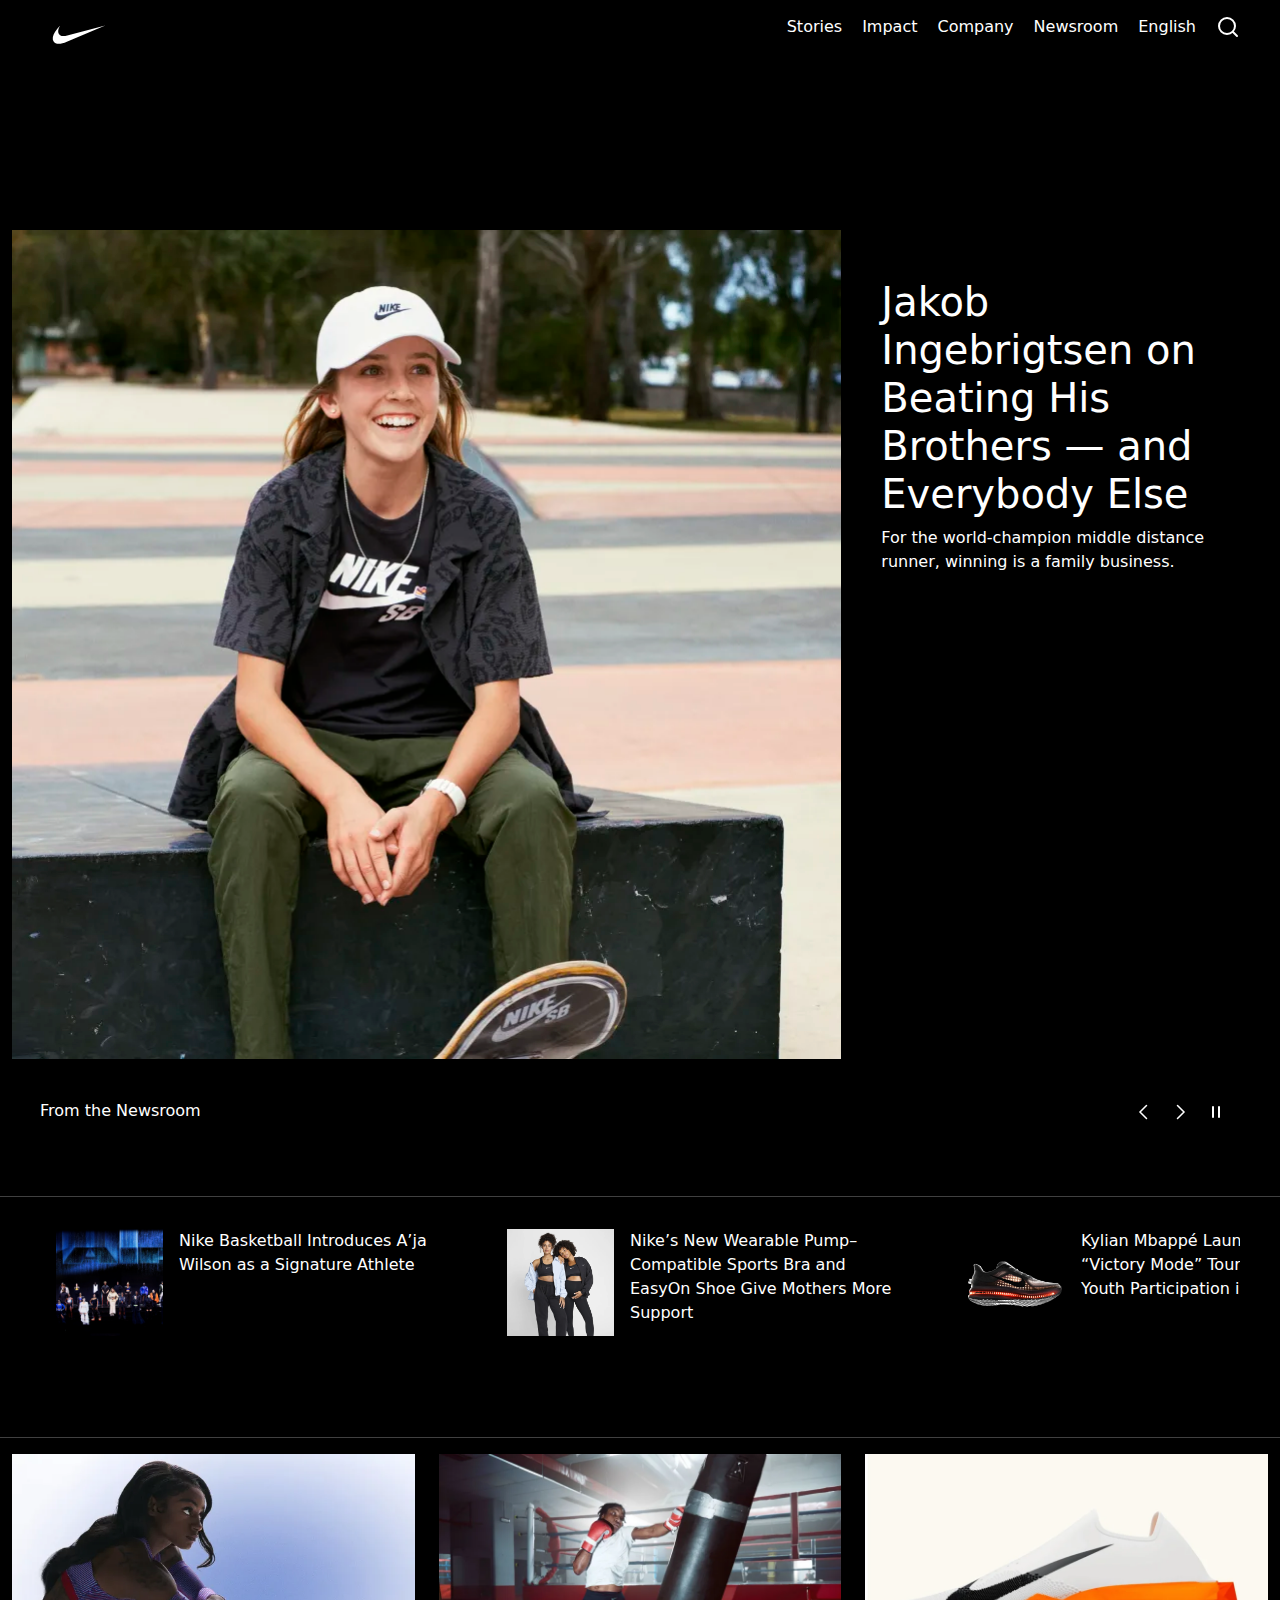
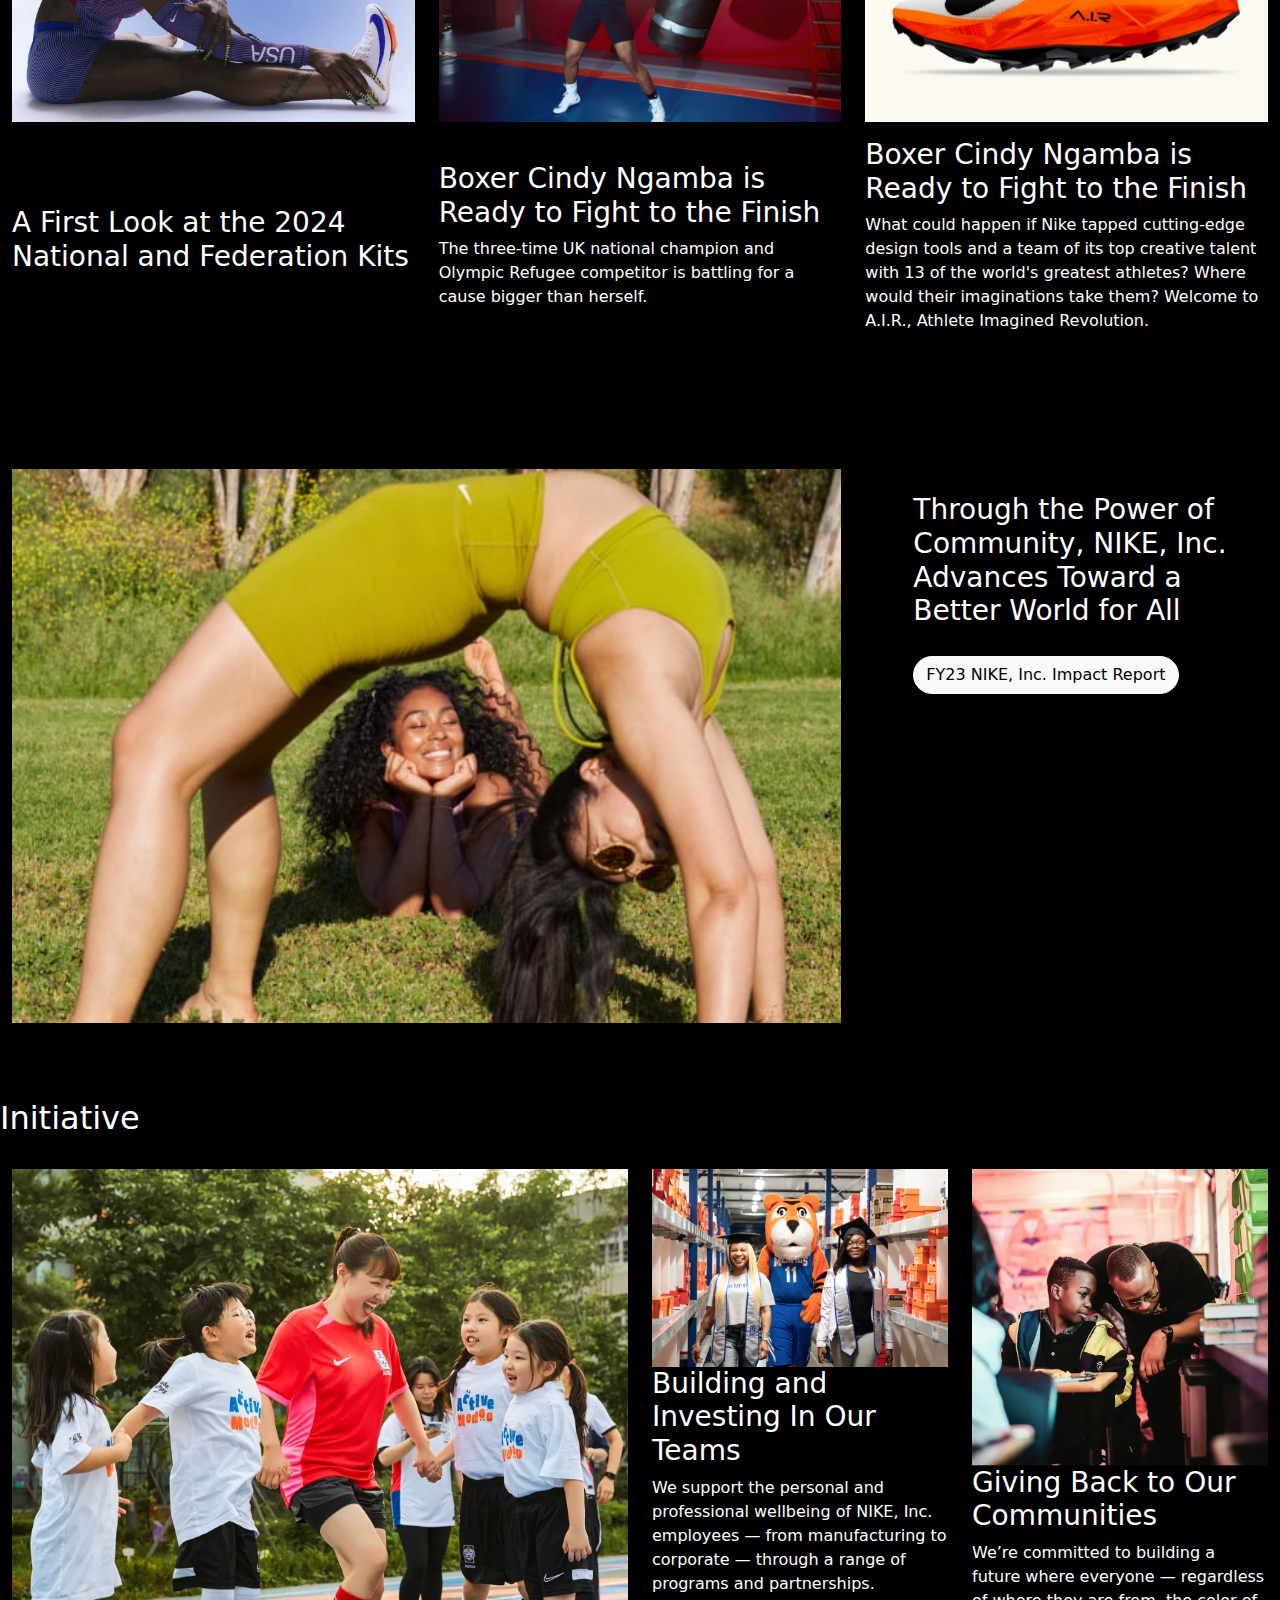
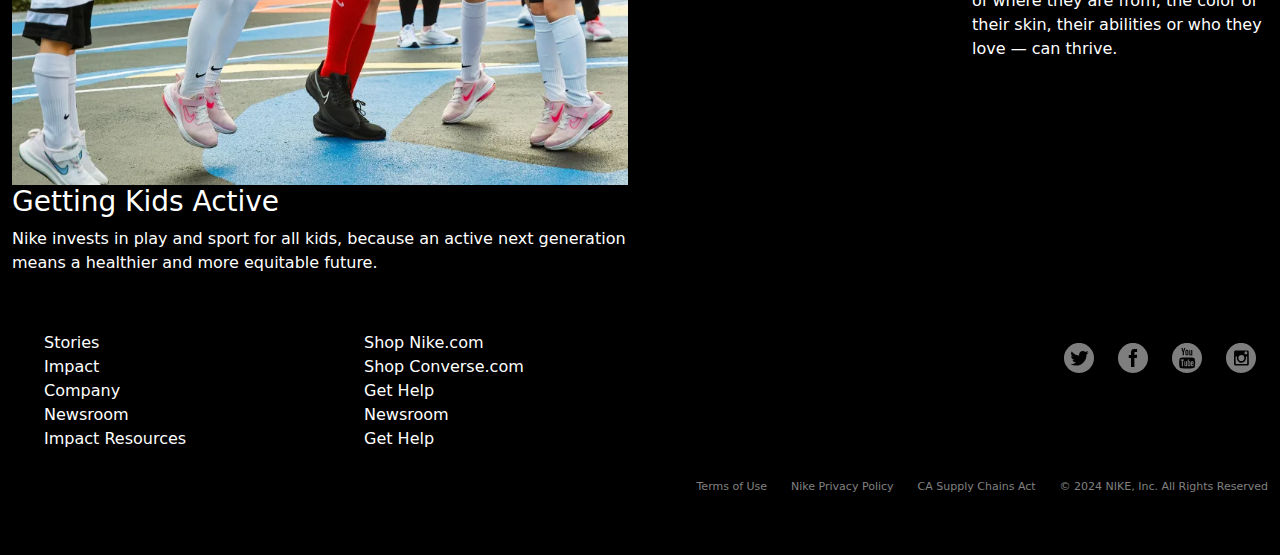
<file: about-nike.html>
<!DOCTYPE html>
<html lang="en">
	<head>
		<meta charset="UTF-8" />
		<meta name="viewport" content="width=device-width, initial-scale=1.0" />
		<title>Document</title>
        <link href="https://cdn.jsdelivr.net/npm/bootstrap@5.3.3/dist/css/bootstrap.min.css" rel="stylesheet" integrity="sha384-QWTKZyjpPEjISv5WaRU9OFeRpok6YctnYmDr5pNlyT2bRjXh0JMhjY6hW+ALEwIH" crossorigin="anonymous">
        <link rel="stylesheet" href="./css/about-nike.css" />
	</head>
	<body>
		<!-- Start header  -->
		<header>
			<div class="nike-icon">
                <div class="nike-icon" >
                    <a href="index.html">
                      <svg viewBox="0 0 24 24" ><path d="M21 8.719L7.836 14.303C6.74 14.768 5.818 15 5.075 15c-.836 0-1.445-.295-1.819-.884-.485-.76-.273-1.982.559-3.272.494-.754 1.122-1.446 1.734-2.108-.144.234-1.415 2.349-.025 3.345.275.2.666.298 1.147.298.386 0 .829-.063 1.316-.19L21 8.719z" ></path></svg>
                    </a>
          
                  </div>
            </div>
         
			<ul class="right-header">
                <li>Stories</li>
                <li>Impact</li>
                <li>Company</li>
                <li>Newsroom</li>
                <li>English</li>
                <li><svg width="24" height="24" fill="none" xmlns="http://www.w3.org/2000/svg" aria-hidden="false"><path d="m17 17 4 4" stroke="currentColor" stroke-width="2" stroke-linecap="round"></path><circle cx="11" cy="11" r="8" stroke="currentColor" stroke-width="2"></circle></svg>
                </li>
            </ul>
            <ul class="small-header">
                <li>
                    <svg width="24" height="24" fill="none" xmlns="http://www.w3.org/2000/svg" aria-hidden="false"><path d="m17 17 4 4" stroke="currentColor" stroke-width="2" stroke-linecap="round"></path><circle cx="11" cy="11" r="8" stroke="currentColor" stroke-width="2"></circle></svg>
                </li>
                <li>
                    <svg width="24" height="24" fill="none" xmlns="http://www.w3.org/2000/svg" aria-hidden="false"><rect x="2" y="4" width="20" height="2" rx="1" fill="currentColor"></rect><rect x="2" y="11" width="20" height="2" rx="1" fill="currentColor"></rect><rect x="2" y="18" width="20" height="2" rx="1" fill="currentColor"></rect></svg>
                </li>
            </ul>
		</header>
    <!-- End of header -->

    <!-- start the running text -->
    <section>
    <div class="header-text">
         <div class="text-wrap">
            <div class="block" style="display: block;">
                <div id="block1" class="blocks"></div>
                <div id="block2" class="blocks"></div>
            </div>
            <div class="hidden-text">
                <div class="text">
                    <span>KIDS</span>
                </div>
                <div class="text">
                <span >PROS</span>
            </div>
            <div class="text">
                <span >DREAMERS</span>
            </div>
            <div class="text">
                <span >WOMEN</span>
            </div>
            <div class="text"><span>TEAMS</span>
            </div>
            <div class="text"><span>COACHES</span>
            </div>
            <div class="text"><span>MEN</span>
            </div>
            <div class="text"><span>BEGINNERS</span>
            </div>
            <div class="text"><span>GIRLS</span>
            </div>
            <div class="text"><span>REBELS</span>
            </div>
            <div class="text"><span >ATHLETES*</span>
    </div>
            </div>
            <div id="sub-text" class="hide-text">
                <div >*If you have a body, you are an athlete</div>
            </div>
        </div>
    </div> 
    </section>
    <!-- End of the running text -->

   <!-- start the main content -->
    <main>
        <section>
        <div class="container-fluid">
            <div class="row">
                <div class="col-md-8">
                    <img src="./img/about-page/About-1.webp" alt="" width="100%" >
                </div>
                <div class="col-md-4">
                    <div class="top-title mt-5 px-3">
                        <h1>Jakob Ingebrigtsen on Beating His Brothers — and Everybody Else</h1>
                        <p> For the world-champion middle distance runner, winning is a family business.</p>
                    </div>

                </div>
            </div>
        </div>
        </section>

        <section>
        <div class="newsroom-section">
            <div class="news-room">From the Newsroom</div>
            <ul>
                <li><svg width="24" height="24" fill="none" xmlns="http://www.w3.org/2000/svg" aria-hidden="false"><path d="M14.5 18.5 8 12l6.5-6.5" stroke="currentColor" stroke-width="1.5" stroke-linecap="round"></path></svg>
                </li>
                    <li>
                        <svg width="24" height="24" fill="none" xmlns="http://www.w3.org/2000/svg" aria-hidden="false"><path d="M9.5 5.5 16 12l-6.5 6.5" stroke="currentColor" stroke-width="1.5" stroke-linecap="round"></path></svg>
                    </li>
                    <li>
                        <svg width="24" height="24" fill="none" xmlns="http://www.w3.org/2000/svg" aria-hidden="false"><rect x="14" y="6" width="2" height="12" rx="1" fill="currentColor"></rect><rect x="8" y="6" width="2" height="12" rx="1" fill="currentColor"></rect></svg>

                    </li>
              
            </ul>

        </div>
        </section>
        <!-- divider  -->

        <section>
        <hr>
        <div class="newsroom-slider">
            <div class="img-wrap">
                <img src="./img/about-page/About-1-2.webp" alt="">
                <p>Nike Basketball Introduces A’ja Wilson as a Signature Athlete</p>

            </div>
            <div class="img-wrap">
                <img src="./img/about-page/About-1-3.webp" alt="">
                <p>Nike’s New Wearable Pump–Compatible Sports Bra and EasyOn Shoe Give Mothers More Support</p>
            </div>
            <div class="img-wrap">
                <img src="./img/about-page/About-1-4.jpeg" alt="">
                <p>Kylian Mbappé Launches Nike’s “Victory Mode” Tour to Inspire Youth Participation in Sports</p>

            </div>
            <div class="img-wrap">
                <img src="./img/about-page/About-1-5.webp" alt="">
                <p>The Luka 3 Combines Unmatched Control with Smooth Comfort</p>

            </div>
            <div class="img-wrap">
                <img src="./img/about-page/About-1-6.webp" alt="">
                <p>Converse’s 10th Annual Pride Campaign Celebrates LGBTQIA+ Community’s Trailblazing Spirit</p>

            </div>
            <div class="img-wrap">
                <img src="./img/about-page/about-1-7.webp" alt="">
                <p>Nike’s Sabrina 2 Builds on Success of Sabrina Ionescu’s First Signature Collection</p>

            </div>
            <div class="img-wrap">
                <img src="./img/about-page/about-1-8.jpeg" alt="">
                <p>Created by Student Designers, This Air Jordan I Mid Is Inspired by the Unsung Heroes of NYC</p>

            </div>
            <div class="img-wrap">
                <img src="./img/about-page/about-1-9.webp" alt="">
                <p>Nike Basketball Introduces A’ja Wilson as a Signature Athlete</p>

            </div>
        </div>
        <hr>
        </section>
        <!-- end of news room section  -->

        <section>
        <div class="container-fluid">
            <div class="row">
                <div class="col-md-4 col-sm-12 direction">
                    <img src="./img/about-page/About-list-2.webp" alt="" width="100%">
                    <h3>A First Look at the 2024 National and Federation Kits</h3>
                </div>
                <div class="col-md-4 col-sm-12 direction">
                    <img src="./img/about-page/about-list-1.webp" alt="" width="100%">
                    <div class="text-box">
                    <h3>Boxer Cindy Ngamba is Ready to Fight to the Finish</h3>
                    <p>The three-time UK national champion and Olympic Refugee competitor is battling for a cause bigger than herself.  </p>
                </div>
                </div>
                <div class="col-md-4 col-sm-12 direction">
                    <img src="./img/about-page/About-list-3.webp" alt="" width="100%">
                    <div class="text-box">
                    <h3>Boxer Cindy Ngamba is Ready to Fight to the Finish</h3>
                    <p>What could happen if Nike tapped cutting-edge design tools and a team of its top creative talent with 13 of the world's greatest athletes? Where would their imaginations take them? 
                        Welcome to A.I.R., Athlete Imagined Revolution.</p>
                    </div>
                </div>

            </div>
        </div>
        </section>
        <!-- end of three list -->
        <section>
        <div class="container-fluid mt-120">
            <div class="row ">
                <div class="col-md-8 col-sm-12">
                    <img src="./img/about-page/About-Green-flip.jpeg" alt="" width="100%">

                </div>
                <div class="col-md-4 col-sm-12 right-text">
                <h3>Through the Power of Community, NIKE, Inc. Advances Toward a Better World for All</h3>
                <button class ="btn btn-light">FY23 NIKE, Inc. Impact Report</button>
                </div>
               
            </div>
        </div>
        </section>
        <!-- end of green flip -->
        <section>
        <div class="initiative">
            <h2>Initiative</h2>
        </div>
        </section>

        <section>
        <div class="container-fluid">
            <div class="row">
                <div class="col-md-6 col-sm-12">
                    <img src="./img/about-page/About-Grid-1.webp" alt="" width="100%">
                    <h3>Getting Kids Active</h3>
                    <p>
                        Nike invests in play and sport for all kids, because an active next generation means a healthier and more equitable future.
                    </p>

                </div>
                <div class="col-md-6 col-sm-12">
                    <div class="row ">
                        <div class="col-6">
                            <img src="./img/about-page/About-Grid-2.webp" alt="" width="100%">
                            <h3>Building and Investing In Our Teams</h3>
                            <p>We support the personal and professional wellbeing of NIKE, Inc. employees — from manufacturing to corporate — through a range of programs and partnerships.
                            </p>

                        </div>
                        <div class="col-6">
                            <img src="./img/about-page/About-Grid-3.webp" alt="" width="100%">
                            <h3>Giving Back to Our Communities</h3>
                            <p>We’re committed to building a future where everyone — regardless of where they are from, the color of their skin, their abilities or who they love — can thrive.</p>
                        </div>
                    </div>
                </div>
            </div>
        </div>
        </section>

        <!-- Start footer section -->
        <footer>
            <div class="container-fluid">
                <div class="row">
                   <div class="col-md-6 col-sm-12">
                        <div class="row">
                            <div class="col-6">
                                <ul class="footer-list">
                                    <li>Stories</li>
                                    <li>Impact</li>
                                    <li>Company</li>
                                    <li>Newsroom</li>
                                    <li>Impact Resources</li>
                                    
                                </ul>

                            </div>
                            <div class="col-6 ">
                                <ul class="footer-list">
                                    <li>Shop Nike.com</li>
                                    <li>Shop Converse.com</li>
                                    <li>Get Help</li>
                                    <li>Newsroom</li>
                                    <li>Get Help</li>
                                    
                                </ul>
                            </div>
                        </div>
                   </div>
                   <div class="col-md-6 col-sm-12">
                    <ul class="social-icon" >
                        <li ><a href="#" ><svg style="fill: #7e7e7e;" class="social-link-icon" width="30px" fill="#111" height="30px" viewBox="0 0 24 24"><path d="M12 0C9.813 0 7.8.533 5.96 1.6A11.793 11.793 0 0 0 1.6 5.96C.533 7.8 0 9.813 0 12s.533 4.2 1.6 6.04a11.793 11.793 0 0 0 4.36 4.36C7.8 23.467 9.813 24 12 24s4.2-.533 6.04-1.6a11.793 11.793 0 0 0 4.36-4.36C23.467 16.2 24 14.187 24 12s-.533-4.2-1.6-6.04a11.793 11.793 0 0 0-4.36-4.36C16.2.533 14.187 0 12 0zm6 9.28v.4c0 1.387-.333 2.72-1 4a8.186 8.186 0 0 1-2.84 3.12c-1.333.853-2.827 1.28-4.48 1.28a8.535 8.535 0 0 1-4.56-1.28h.72c1.387 0 2.613-.427 3.68-1.28-.64 0-1.213-.2-1.72-.6-.507-.4-.867-.92-1.08-1.56l.56.16c.373 0 .64-.053.8-.16a2.67 2.67 0 0 1-1.72-1 2.913 2.913 0 0 1-.68-1.88c.427.267.88.4 1.36.4-.907-.533-1.36-1.36-1.36-2.48 0-.533.133-1.04.4-1.52.8.96 1.72 1.707 2.76 2.24a8.133 8.133 0 0 0 3.4.88c-.107-.16-.16-.4-.16-.72 0-.8.293-1.493.88-2.08s1.28-.88 2.08-.88 1.547.293 2.24.88c.48-.107 1.12-.347 1.92-.72-.213.747-.64 1.28-1.28 1.6H18c.747-.16 1.28-.32 1.6-.48-.533.693-1.067 1.253-1.6 1.68z"></path></svg></a></li>
                        <li ><a href="#" ><svg style="fill: #7e7e7e;" class="social-link-icon" width="30px" fill="#111" height="30px" viewBox="0 0 24 24"><path d="M12 0C9.813 0 7.8.533 5.96 1.6A11.793 11.793 0 0 0 1.6 5.96C.533 7.8 0 9.813 0 12s.533 4.2 1.6 6.04a11.793 11.793 0 0 0 4.36 4.36C7.8 23.467 9.813 24 12 24s4.2-.533 6.04-1.6a11.793 11.793 0 0 0 4.36-4.36C23.467 16.2 24 14.187 24 12s-.533-4.2-1.6-6.04a11.793 11.793 0 0 0-4.36-4.36C16.2.533 14.187 0 12 0zm3.12 12h-2v7.2H10.4V12H8.64V9.52h1.76V8c0-1.12.187-1.92.56-2.4.427-.587 1.2-.88 2.32-.88h2V7.2h-1.2c-.427 0-.693.067-.8.2-.107.133-.16.387-.16.76v1.2h2.16L15.12 12z"></path></svg></a></li>
                      <li ><a href="#" ><svg style="fill: #7e7e7e;" class="social-link-icon" width="30px" fill="#111" height="30px" viewBox="0 0 24 24"><path d="M11.28 17.6a.604.604 0 0 1-.2.24.43.43 0 0 1-.24.08c-.08 0-.133-.027-.16-.08a.557.557 0 0 1-.04-.24v-2.96h-.72v3.28a1 1 0 0 0 .12.52c.08.133.2.2.36.2.16 0 .307-.053.44-.16.133-.107.28-.24.44-.4v.48H12v-3.92h-.72v2.96zM6.96 14v-.8H9.6v.8h-.88v4.56h-.88V14h-.88zm4.96-4.72c-.107 0-.2-.04-.28-.12a.384.384 0 0 1-.12-.28v-2.4c0-.053.027-.107.08-.16.053-.053.147-.08.28-.08.133 0 .24.027.32.08a.27.27 0 0 1 .12.24v2.32c0 .107-.04.2-.12.28a.384.384 0 0 1-.28.12zm2 8.32c0-.64.027-1.307.08-2 0-.107-.04-.2-.12-.28-.08-.08-.16-.12-.24-.12h-.12l-.24.16v2.4l.24.16.16.08c.107 0 .173-.027.2-.08.027-.053.04-.16.04-.32zm.08-3.04c.213 0 .387.08.52.24.133.16.2.4.2.72v2.24c0 .267-.053.48-.16.64a.422.422 0 0 1-.44.2 2.1 2.1 0 0 1-.48-.12.506.506 0 0 1-.28-.24v.32h-.8V13.2h.8v1.76c.107-.107.213-.2.32-.28a.532.532 0 0 1 .32-.12zm3.92 5.12c.267-.213.427-.907.48-2.08.053-.587.107-1.147.16-1.68 0-.48-.053-1.013-.16-1.6-.107-1.173-.28-1.893-.52-2.16-.24-.267-1.267-.453-3.08-.56l-2.64-.08-2.72.08c-1.813.107-2.84.293-3.08.56-.24.267-.413.987-.52 2.16a16.07 16.07 0 0 0-.08 1.6c0 .533.027 1.093.08 1.68.107 1.173.28 1.88.52 2.12.24.24 1.267.44 3.08.6l2.72.08 2.64-.08c1.813-.16 2.853-.347 3.12-.56v-.08zM8.4 4h-.96l1.12 3.6v2.24h.96v-2.4L10.64 4h-.96l-.56 2.32h-.08L8.4 4zm2.32 2.56V8.8c0 .373.107.667.32.88.213.213.507.32.88.32s.667-.107.88-.32c.213-.213.32-.507.32-.88V6.56c0-.32-.107-.587-.32-.8-.213-.213-.507-.32-.88-.32s-.667.107-.88.32c-.213.213-.32.48-.32.8zm3.12-.96v3.6a1 1 0 0 0 .12.52c.08.133.213.2.4.2.187 0 .36-.04.52-.12.16-.08.32-.2.48-.36v.48h.88V5.6h-.88v3.2a.523.523 0 0 1-.24.24.645.645 0 0 1-.28.08c-.08 0-.133-.013-.16-.04-.027-.027-.04-.093-.04-.2V5.52h-.8v.08zM12 0c2.187 0 4.2.533 6.04 1.6a11.793 11.793 0 0 1 4.36 4.36C23.467 7.8 24 9.813 24 12s-.533 4.2-1.6 6.04a11.793 11.793 0 0 1-4.36 4.36C16.2 23.467 14.187 24 12 24s-4.2-.533-6.04-1.6a11.793 11.793 0 0 1-4.36-4.36C.533 16.2 0 14.187 0 12s.533-4.2 1.6-6.04A11.793 11.793 0 0 1 5.96 1.6C7.8.533 9.813 0 12 0zm4.56 16.08l-.08-.4c0-.16-.027-.28-.08-.36a.27.27 0 0 0-.24-.12.27.27 0 0 0-.24.12c-.053.08-.08.2-.08.36v.4h.72zm-.32-1.52c.32 0 .573.093.76.28.187.187.28.467.28.84v.96h-1.44v.8c0 .16.027.28.08.36.053.08.147.12.28.12.133 0 .227-.04.28-.12.053-.08.08-.227.08-.44v-.16h.72v.24c0 .373-.093.667-.28.88-.187.213-.453.32-.8.32-.347 0-.613-.107-.8-.32-.187-.213-.28-.507-.28-.88v-1.76c0-.32.107-.587.32-.8.213-.213.48-.32.8-.32z"></path></svg></a></li>
                      <li ><a href="#" ><svg style="fill: #7e7e7e;" class="social-link-icon" width="30px" fill="#111" height="30px" viewBox="0 0 24 24"><path d="M16 12.48a4.723 4.723 0 0 1-.56 1.48 3.93 3.93 0 0 1-1.04 1.16 3.428 3.428 0 0 1-1.92.68 3.628 3.628 0 0 1-1.96-.48 3.414 3.414 0 0 1-1.4-1.48c-.48-.96-.587-1.973-.32-3.04H7.68l.08 5.52c0 .107.04.213.12.32.08.107.173.16.28.16h8.32c.107 0 .213-.053.32-.16.107-.107.16-.213.16-.32V10.8h-1.12c.16.533.213 1.093.16 1.68zm-3.68 2c.64 0 1.2-.24 1.68-.72s.72-1.053.72-1.72a2.56 2.56 0 0 0-.68-1.76c-.453-.507-1.013-.76-1.68-.76s-1.24.24-1.72.72-.72 1.053-.72 1.72.227 1.253.68 1.76c.453.507 1 .76 1.64.76h.08zm4.16-7.6h-1.12c-.107 0-.213.053-.32.16-.107.107-.16.213-.16.32v1.36c.107.213.267.32.48.32h1.12c.16 0 .28-.053.36-.16a.532.532 0 0 0 .12-.32v-1.2c0-.107-.053-.213-.16-.32-.107-.107-.213-.16-.32-.16zM12 0C9.813 0 7.8.533 5.96 1.6A11.793 11.793 0 0 0 1.6 5.96C.533 7.8 0 9.813 0 12s.533 4.2 1.6 6.04a11.793 11.793 0 0 0 4.36 4.36C7.8 23.467 9.813 24 12 24s4.2-.533 6.04-1.6a11.793 11.793 0 0 0 4.36-4.36C23.467 16.2 24 14.187 24 12s-.533-4.2-1.6-6.04a11.793 11.793 0 0 0-4.36-4.36C16.2.533 14.187 0 12 0zm6.24 16.88l-.08.08v.08a.926.926 0 0 1-.28.68 1.3 1.3 0 0 1-.68.36H7.52a.871.871 0 0 1-.68-.32 1.536 1.536 0 0 1-.36-.72l-.08-.16.08-9.84c0-.267.093-.507.28-.72.187-.213.413-.347.68-.4h9.68a1.3 1.3 0 0 1 .68.36 1.3 1.3 0 0 1 .36.68l.08 9.92z"></path></svg></a></li>
                      </ul>
                   </div>

                </div>
            </div>
            <ul class="sub-footer">
                <li>Terms of Use</li>
                <li>Nike Privacy Policy
                </li>
                <li>CA Supply Chains Act</li>
                <li>© 2024 NIKE, Inc. All Rights Reserved</li>

            </ul>
        </footer>
        <!-- End of footer section -->

    </main>
   <!-- End of the main content -->
	

		<script src="./js/about-nike.js">
		</script>
	</body>
</html>
</file>
<file: css/about-nike.css>
@font-face {
    font-family: "Helvetica Display Medium";
    src: url(static-data/font/HelveticaNowDisplayMedium.ttf);
  }
  
  @font-face {
    font-family: "Helvetica Now Text";
    src: url(static-data/font/HelveticaNowText.ttf);
  }
  
  @font-face {
    font-family: "Helvetica Now Text Medium";
    src: url(static-data/font/HelveticaNowTextMedium.ttf);
  }
*{
    color: white;

}
html{
    min-width: 280px;
}
body{
    background-color: black;
    padding: 0;
    margin: 0;
 
}
.nike-icon a svg{
    width: 78px;
    height: 70px;
    fill: white;
    }
header{
    display: flex;
    justify-content: space-between;
    align-items: center;
    height: 100%;
    padding-left: 40px;
    padding-right: 40px;
    margin-left: auto;
    margin-right: auto;
    max-width: 1440px;
}
header ul{
display: flex;
list-style: none;
gap: 20px;
height: 100%;
align-items: center;
}
main{
    margin-left: auto;
    margin-right: auto;
    max-width: 1440px;
}
.header-text{
    margin-left: auto;
    margin-right: auto;
    max-width: 1440px;
    padding-top: 40px;
    
}
.hidden-text{
    display: flex;
}
.hidden-text .text{
    opacity: 0;
}
.hide-text{
    visibility:hidden ;
}
 .sub-text{
    transition: transform 0.8s linear;
    position: relative;
    left: -480px;
    font-size: 26px;
    font-style: italic;
    transform: translateX(480px);
    padding-top: 40px;
}
.text-wrap{
    padding-left: 40px;
    padding-right: 40px;

}
.text{
    font-weight: 800;
    font-size: 120px;
    line-height: 0.8;
    font-family:  "FuturaNike", var(--displayFont, "FuturaNike"), sans-serif;
}
.blocks {
  font-weight: 800;
  font-size: 120px;
  margin: 0;
  height: 100%;
  font-family:  "FuturaNike", var(--displayFont, "FuturaNike"), sans-serif;
line-height: 0.8;


}
.newsroom-section{
    display: flex;
    justify-content: space-between;
    padding: 40px;
}
.newsroom-section ul {
    display: flex;
    list-style: none;

}
.newsroom-section ul li {
   margin-right: 12px;

}
.newsroom-slider{
display: flex;
gap: 16px;
max-width: 1440px;
overflow: auto;
scrollbar-width: none;
margin-left: 40px;
margin-right: 40px;
}
.img-wrap{
    display: flex;
    margin: 16px;
    gap: 16px;
}
.img-wrap p{
    width: 280px;
    height: 160px;
}
.img-wrap img{
    width: 107px;
    height: 107px;
}
.direction{
    display: grid;
    gap: 16px;
}
@media screen and (max-width:760px) {
    .direction{
        display: flex;
    }
    .direction img{
       width: calc(100%/2);
       margin-bottom: 16px;
    }
    .text-box p{
        margin-top: 16px;
    }
  
}

@media screen and (max-width:900px) {
     .right-header{
        display: none;
    }
}
@media screen and (min-width:900px) {
    .small-header{
       display: none;
   }
}
.mt-120{
    margin-top: 120px;
}
.right-text{
    padding-left: 60px;
    margin-top: 24px;
}
.btn{
    border-radius: 20px;
    margin-top: 20px;
}
.initiative{
    padding: 76px 0px 24px ;
}
footer{
    padding: 40px 0 32px;
}
.social-icon{
    display: flex;
    list-style: none;

    float: right;
}
.social-icon  li {
    padding: 12px;
}
.footer-list{
    list-style: none;
}
.sub-footer {
    display: flex;
    list-style: none;
    justify-content: flex-end;
}
.sub-footer li{
padding: 12px;
color: gray;
font-size: 11px;
}
@media screen and (max-width:600px) {
    .social-icon{
        float: left;
    }
}
</file>
